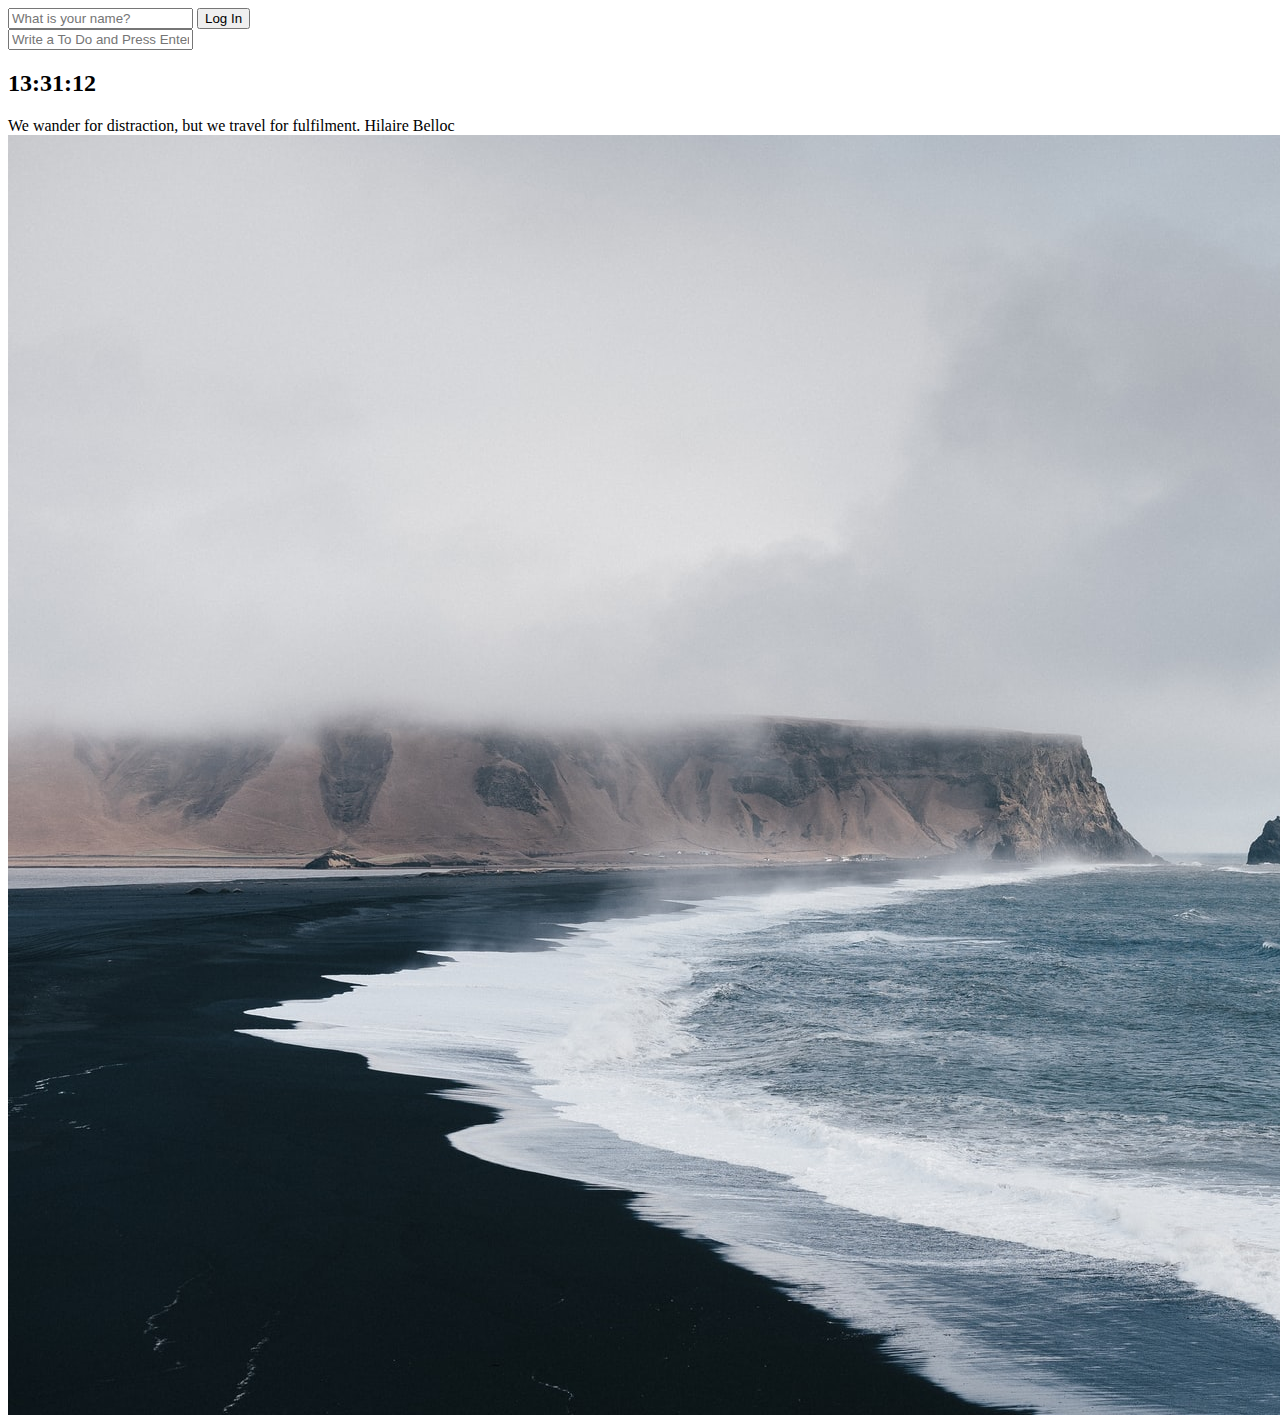
<file: Momentum/index.html>
<!DOCTYPE html>
<html lang="en">
<head>
    <meta charset="UTF-8">
    <meta http-equiv="X-UA-Compatible" content="IE=edge">
    <meta name="viewport" content="width=device-width, initial-scale=1.0">
    <link rel="stylesheet" href="/Momentum/css/style.css">
    <title>Momentum App</title>
</head>
<body>

    <form id="login-form" class="hidden">
        <input required maxlength="15" type="text" placeholder="What is your name?">
        <button>Log In</button>
    </form>

    <form id="todo-form">
        <input type="text" placeholder="Write a To Do and Press Enter" required>
    </form>

    <ul id="todo-list"></ul>

    <h2 id="clock">00:00:00</h2>
    <h1 id="greeting" class="hidden"></h1>

    <div id="quote">
        <span></span>
        <span></span>
    </div>

    <div id="weather">
        <span></span>
        <span></span>
    </div>

    <script src="/Momentum/js/greetings.js"></script>
    <script src="/Momentum/js/clock.js"></script>
    <script src="/Momentum/js/quotes.js"></script>
    <script src="/Momentum/js/background.js"></script>
    <script src="/Momentum/js/todo.js"></script>
    <script src="/Momentum/js/weather.js"></script>


</body>
</html>
</file>
<file: Momentum/css/style.css>
@charset "UTF-8";

.hidden {display: none;}
</file>
